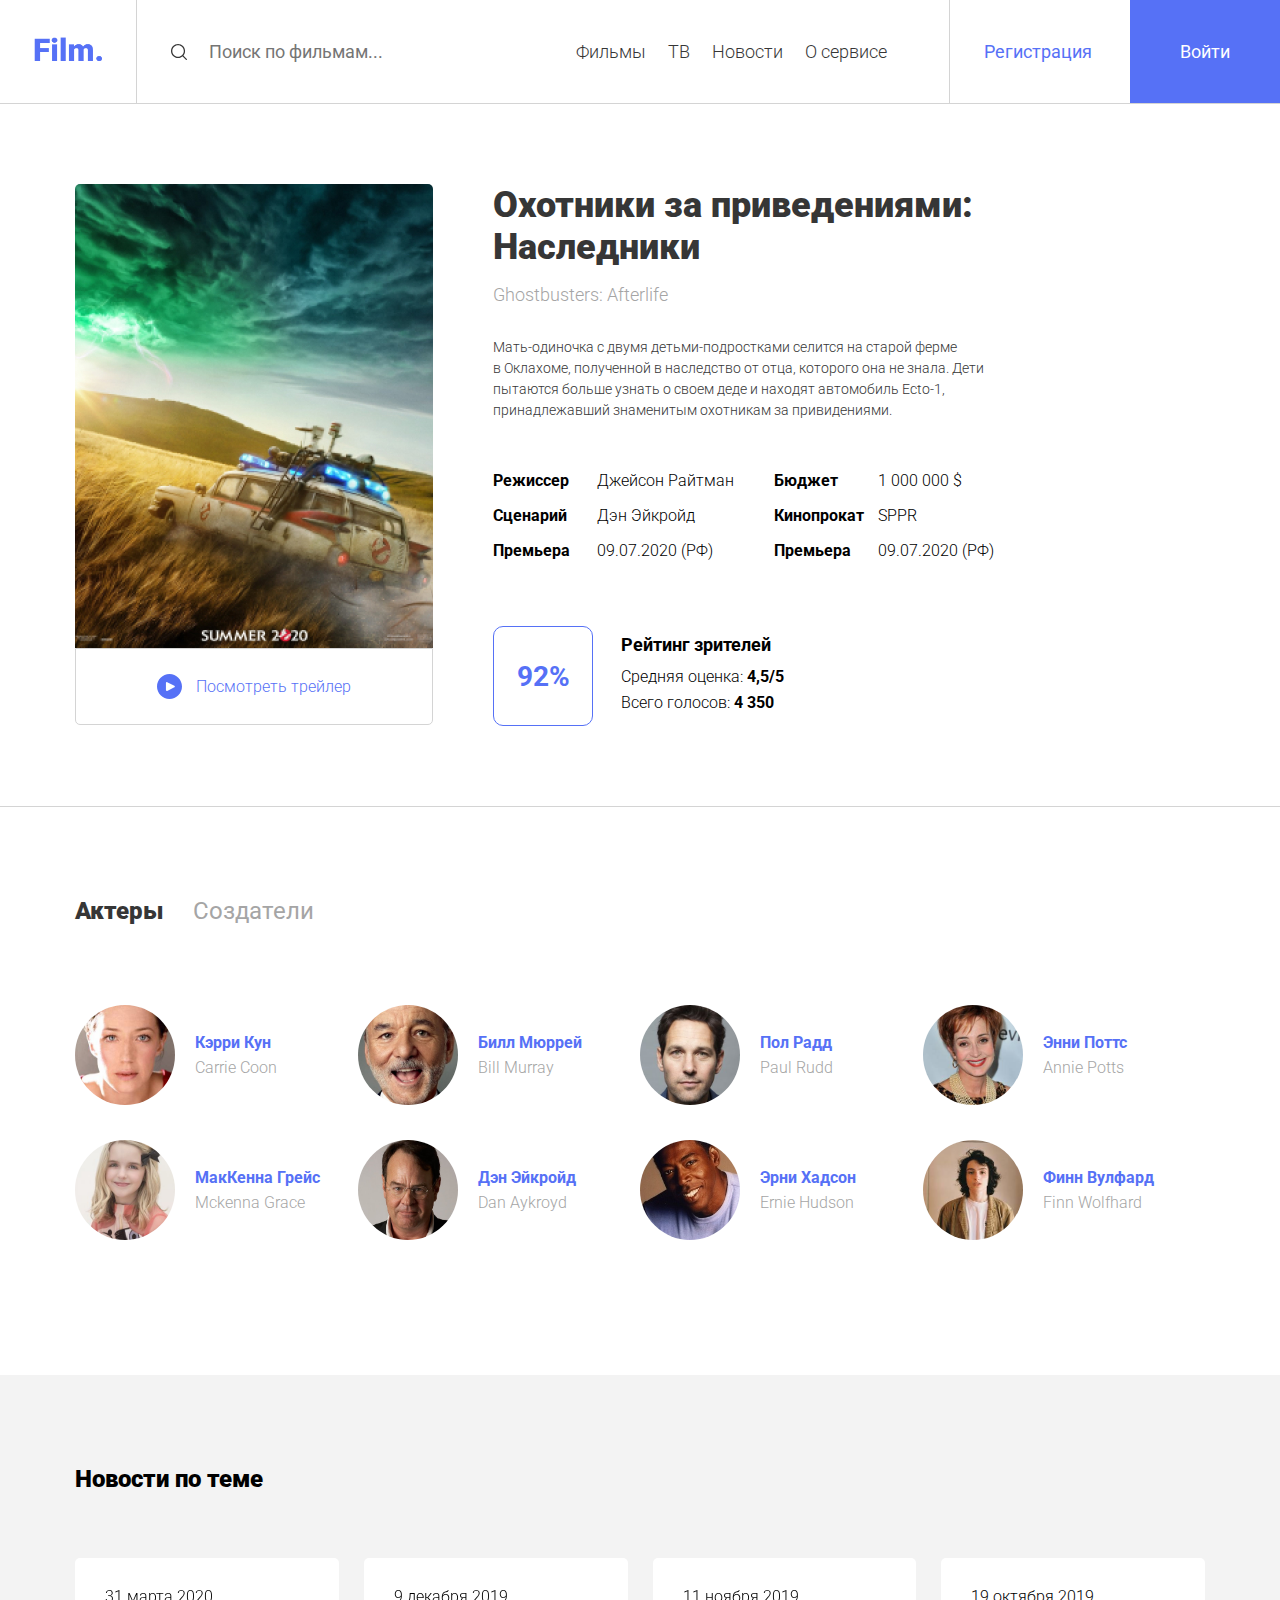
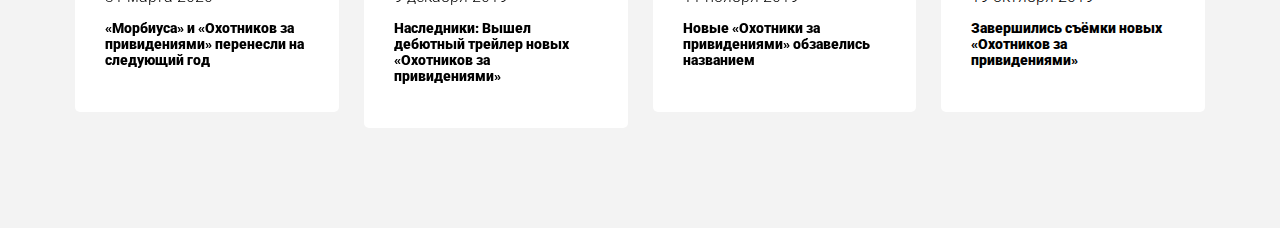
<file: ghostbusters/index.html>
<!DOCTYPE html>
<html lang="ru">

<head>
  <meta charset="UTF-8" />
  <meta name="viewport" content="width=device-width, initial-scale=1.0" />
  <title>Охотники за приведениями: Наследники</title>
  <link href="https://fonts.googleapis.com/css2?family=Roboto:wght@300;700;900&display=swap" rel="stylesheet" />
  <link rel="stylesheet" href="css/normalize.css" />
  <link rel="stylesheet" href="css/jquery.fancybox.min.css">
  <link rel="stylesheet" href="css/swiper.min.css">
  <link rel="stylesheet" href="css/style.css" />
</head>

<body>
  <header class="header">
    <a href="./index.html" class="header-logo"><img width="68" src="img/logo.png" alt="Logo: film" class="logo" /></a>
    <div class="line"></div>
    <div class="m-menu">
      <input type="search" class="search-input" placeholder="Поиск по фильмам..." />
      <nav class="navigation">
        <a href="#" class="navigation-link">Фильмы</a>
        <a href="#" class="navigation-link">ТВ</a>
        <a href="#" class="navigation-link">Новости</a>
        <a href="#" class="navigation-link">О сервисе</a>
      </nav>
      <div class="button-group">
        <button class="button sign-up">Регистрация</button>
        <button class="button login">Войти</button>
      </div>
    </div>
    <div class="mobile-buttons">
      <button class="search-button">
        <img src="img/search-icon.svg" alt="search">
      </button>
      <button class="m-menu-button" id="nav-icon1">
        <span class="menu-line"></span>
        <span class="menu-line"></span>
        <span class="menu-line"></span>
      </button>
    </div>
  </header>
  <section class="film">
    <div class="container">
      <div class="film-wrapper">
        <div class="film-trailer">
          <img src="img/poster.jpg" alt="Poster" class="poster" />
          <a data-fancybox href="https://www.youtube.com/watch?v=o705uydkgew" class="trailer-button">
            <img src="img/play.svg" alt="play" class="trailer-button-icon" />
            <span class="trailer-button-text">Посмотреть трейлер</span>
          </a>
        </div>
        <!-- /.film-trailer -->
        <div class="film-text">
          <h1 class="film-title">
            Охотники за приведениями: <br />
            Наследники
          </h1>
          <span class="film-subtitle">Ghostbusters: Afterlife</span>
          <p class="film-description">
            Мать-одиночка с двумя детьми-подростками селится на старой ферме
            в&nbsp;Оклахоме, полученной в наследство от отца, которого она не
            знала. Дети пытаются больше узнать о своем деде и находят
            автомобиль Ecto-1, принадлежавший знаменитым охотникам за
            привидениями.
          </p>
          <div class="about-film">
            <div class="left-side">
              <span class="about-text">
                <strong class="about-text-bold">Режиссер</strong>
                <span class="about-text-regular">Джейсон Райтман</span>
              </span>
              <span class="about-text">
                <strong class="about-text-bold">Сценарий</strong>
                <span class="about-text-regular">Дэн Эйкройд</span>
              </span>
              <span class="about-text">
                <strong class="about-text-bold">Премьера</strong>
                <span class="about-text-regular">09.07.2020 (РФ)</span>
              </span>
            </div>
            <div class="right-side">
              <span class="about-text">
                <strong class="about-text-bold">Бюджет</strong>
                <span class="about-text-regular">1 000 000 $</span>
              </span>
              <span class="about-text">
                <strong class="about-text-bold">Кинопрокат</strong>
                <span class="about-text-regular">SPPR</span>
              </span>
              <span class="about-text">
                <strong class="about-text-bold">Премьера</strong>
                <span class="about-text-regular">09.07.2020 (РФ)</span>
              </span>
            </div>
          </div>
          <!-- /.about-film -->
          <div class="rating">
            <div class="rating-counter">92%</div>
            <div class="rating-description">
              <h3 class="rating-title">Рейтинг зрителей</h3>
              <span class="rating-text">Средняя оценка:
                <strong class="rating-text-bold">4,5/5</strong></span>
              <span class="rating-text">Всего голосов:
                <strong class="rating-text-bold">4 350</strong></span>
            </div>
          </div>
          <!-- /rating -->
        </div>
        <!-- /.film-description -->
      </div>
      <!-- /.hero-wrapper -->
    </div>
    <!-- /.container -->
  </section>

  <section class="cast">
    <div class="container">
      <div class="tabs">
        <h2 class="tab section-title active" data-target="#actors">Актеры</h2>
        <h2 class="tab section-title" data-target="#creators">Создатели</h2>
      </div>
      <div class="tabs-content visible" id="actors">
        <div class="card">
          <img src="img/actors/1.png" alt="Кэрри Кун" class="card-image" />
          <div class="card-text">
            <h3 class="name">Кэрри Кун</h3>
            <span class="en-name">Carrie Coon</span>
          </div>
        </div>
        <!-- /.card -->
        <div class="card">
          <img src="img/actors/2.png" alt="Билл Мюррей" class="card-image" />
          <div class="card-text">
            <h3 class="name">Билл Мюррей</h3>
            <span class="en-name">Bill Murray</span>
          </div>
        </div>
        <!-- /.card -->
        <div class="card">
          <img src="img/actors/3.png" alt="Пол Радд" class="card-image" />
          <div class="card-text">
            <h3 class="name">Пол Радд</h3>
            <span class="en-name">Paul Rudd</span>
          </div>
        </div>
        <!-- /.card -->
        <div class="card">
          <img src="img/actors/4.png" alt="Энни Поттс" class="card-image" />
          <div class="card-text">
            <h3 class="name">Энни Поттс</h3>
            <span class="en-name">Annie Potts</span>
          </div>
        </div>
        <!-- /.card -->
        <div class="card">
          <img src="img/actors/5.png" alt="МакКенна Грейс" class="card-image" />
          <div class="card-text">
            <h3 class="name">МакКенна Грейс</h3>
            <span class="en-name">Mckenna Grace</span>
          </div>
        </div>
        <!-- /.card -->
        <div class="card">
          <img src="img/actors/6.png" alt="Дэн Эйкройд" class="card-image" />
          <div class="card-text">
            <h3 class="name">Дэн Эйкройд</h3>
            <span class="en-name">Dan Aykroyd</span>
          </div>
        </div>
        <!-- /.card -->
        <div class="card">
          <img src="img/actors/7.png" alt="Эрни Хадсон" class="card-image" />
          <div class="card-text">
            <h3 class="name">Эрни Хадсон</h3>
            <span class="en-name">Ernie Hudson</span>
          </div>
        </div>
        <!-- /.card -->
        <div class="card">
          <img src="img/actors/8.png" alt="Финн Вулфард" class="card-image" />
          <div class="card-text">
            <h3 class="name">Финн Вулфард</h3>
            <span class="en-name">Finn Wolfhard</span>
          </div>
        </div>
        <!-- /.card -->
      </div>
      <!-- /.tabs-content -->
      <div class="tabs-content" id="creators">
        <div class="card">
          <img src="img/actors/9.png" alt="Джейсон Райтман" class="card-image" />
          <div class="card-text">
            <h3 class="name">Джейсон Райтман</h3>
            <span class="en-name">Jason Reitman</span>
          </div>
        </div>
        <!-- /.card -->
        <div class="card">
          <img src="img/actors/6.png" alt="Дэн Эйкройд" class="card-image" />
          <div class="card-text">
            <h3 class="name">Дэн Эйкройд</h3>
            <span class="en-name">Dan Aykroyd</span>
          </div>
        </div>
        <!-- /.card -->
      </div>
      <!-- /.tabs-content -->
    </div>
  </section>

  <section class="news">
    <div class="container">
      <h2 class="section-title section-news-title">Новости по теме</h2>
      <!-- Slider main container -->
      <div class="swiper-container">
        <!-- Additional required wrapper -->
        <div class="swiper-wrapper">
          <!-- Slides -->
          <div class="swiper-slide">
            <div class="news-card">
              <span class="new-date">31 марта 2020</span>
              <h3 class="news-title">
                «Морбиуса» и «Охотников за привидениями» перенесли на
                следующий год
              </h3>
            </div>
            <!-- /.news-card -->
          </div>
          <!-- /.swiper-slide -->
          <div class="swiper-slide">
            <div class="news-card">
              <span class="new-date">9 декабря 2019</span>
              <h3 class="news-title">
                Наследники: Вышел дебютный трейлер новых «Охотников за
                привидениями»
              </h3>
            </div>
            <!-- /.news-card -->
          </div>
          <!-- /.swiper-slide -->
          <div class="swiper-slide">
            <div class="news-card">
              <span class="new-date">11 ноября 2019</span>
              <h3 class="news-title">
                Новые «Охотники за привидениями» обзавелись названием
              </h3>
            </div>
            <!-- /.news-card -->
          </div>
          <!-- /.swiper-slide -->
          <div class="swiper-slide">
            <div class="news-card">
              <span class="new-date">19 октября 2019</span>
              <h3 class="news-title">
                Завершились съёмки новых «Охотников за привидениями»
              </h3>
            </div>
            <!-- /.news-card -->
          </div>
          <!-- /.swiper-slide -->
        </div>
        <!-- /.swiper-wrapper -->
        <button class="button-next">
          <img src="img/arrow.svg" alt="arrow" />
        </button>
      </div>
      <!-- /.swiper-container -->
    </div>
    <!-- /.container -->
  </section>
  <script src="js/jquery-3.6.0.min.js"></script>
  <script src="js/jquery.fancybox.min.js"></script>
  <script src="js/swiper.min.js"></script>
  <script src="js/main.js"></script>
</body>

</html>
</file>
<file: ghostbusters/css/style.css>
*,
*:after,
*:before {
  box-sizing: border-box;
}

/* в хроме убирает обводку у кнопок и поля ввода */
button:active,
button:focus,
input:active,
input:focus {
  outline: none;
}

body {
  font-family: "Roboto", sans-serif;
  font-weight: 300;
}

.no-scroll {
  overflow: hidden;
  /*без прокрутки элемента*/
}

.header {
  display: flex;
  /*выравнивание по центру по вертикали*/
  align-items: center;
  height: 104px;
  padding-left: 34px;
  border-bottom: 1px solid #d4d4d4;
}

.m-menu {
  height: 100%;
  align-items: center;
  display: flex;
  flex-grow: 1;
}

.line {
  height: 100%;
  width: 1px;
  background-color: #d4d4d4;
  margin-left: 34px;
}

.search-input {
  background-image: url(../img/search-icon.svg);
  background-repeat: no-repeat;
  background-position: center left;
  padding-left: 38px;
  border: none;
  font-style: normal;
  font-weight: normal;
  font-size: 18px;
  line-height: 21px;
  color: #a5a5a5;
  margin-left: 34px;
}

.navigation {
  margin-right: 44px;
  margin-left: auto;
}

.navigation-link {
  /* как это работает? */
  position: relative;
  /* убирает подчеркивание */
  text-decoration: none;
  font-size: 18px;
  line-height: 21px;
  color: #363636;
  margin-right: 18px;
}

/* появление полосочки из середины */
.navigation-link:after {
  content: "";
  position: absolute;
  bottom: 0;
  left: 0;
  width: 100%;
  height: 1px;
  background-color: #000;
  transform: scaleX(0);
  transition: transform 0.2s;
}

.navigation-link:hover:after {
  transform: scaleX(1);
}

/* появление полосочки с левой стороны */
/* 
.navigation-link:after {
  content: "";
  position: absolute;
  bottom: 0;
  left: 0;
  width: 0%;
  height: 1px;
  background-color: #000;
  transform: scaleX(0);
  transition: width 0.2s;
}

.navigation-link:hover:after {
  transform: width 100%;
}
*/

.button-group {
  height: 100%;
}

.button {
  height: 100%;
  cursor: pointer;
}

.sign-up {
  color: #5671f6;
  font-size: 18px;
  line-height: 21px;
  border: none;
  background-color: #fff;
  padding-left: 34px;
  padding-right: 34px;
  border-left: 1px solid #d4d4d4;
}

.login {
  color: #fff;
  font-size: 18px;
  line-height: 21px;
  background-color: #5671f6;
  border: none;
  padding-left: 50px;
  padding-right: 50px;
}

.mobile-buttons {
  display: none;
}

.m-menu-button,
.search-button {
  padding: 5px;
  background-color: #ffffff;
  border: none;
  cursor: pointer;
}

.container {
  max-width: 1130px;
  margin: auto;
}

.film {
  padding-top: 80px;
  padding-bottom: 80px;
  border-bottom: 1px solid #d4d4d4;
}

.film-wrapper {
  display: flex;
}

.film-trailer {
  display: flex;
  flex-direction: column;
  margin-right: 60px;
}

.poster {
  border-top-right-radius: 5px;
  border-top-left-radius: 5px;
  width: 358px;
}

.trailer-button {
  /* способ выравнивания текста и иконки внутри кнопки */
  display: flex;
  align-items: center;
  justify-content: center;
  background-color: #fff;
  border: 1px solid #d4d4d4;
  border-radius: 0px 0px 5px 5px;
  padding-top: 25px;
  padding-bottom: 25px;
  cursor: pointer;
  text-decoration: none;
}

/* выравнивание относительно друг друга иконки и текста внутри кнопки */
.trailer-button-text,
.trailer-button-icon {
  vertical-align: middle;
}

.trailer-button-icon {
  margin-right: 14px;
}

.trailer-button-text {
  font-size: 16px;
  line-height: 19px;
  color: #5671f6;
}

.film-title {
  font-style: normal;
  font-weight: 900;
  font-size: 36px;
  line-height: 42px;
  color: #363636;
  margin-top: 0;
  margin-bottom: 16px;
}

.film-subtitle {
  display: block;
  /* данный отступ не появится у строчного элемента, надо сделать его блочным (см. выше) */
  margin-bottom: 32px;
  color: #a5a5a5;
  font-size: 18px;
  line-height: 21px;
}

.film-description {
  font-size: 14px;
  line-height: 150%;
  max-width: 514px;
  color: #363636;
  margin-bottom: 50px;
}

.about-film {
  /* это выровняло по ширине */
  display: flex;
  margin-bottom: 50px;
}

.about-text {
  /* это выровняло в столбик */
  display: block;
  font-size: 16px;
  line-height: 19px;
  margin-bottom: 16px;
}

.about-text-bold {
  /* строчно-блочный элемент */
  display: inline-block;
  width: 100px;
  /* на случай переполняемости */
  vertical-align: top;
  font-weight: bold;
}

.left-side {
  margin-right: 40px;
}

.rating {
  display: flex;
  align-items: center;
}

.rating-counter {
  width: 100px;
  height: 100px;
  display: flex;
  /* по вертикали */
  align-items: center;
  /* по горизонтали */
  justify-content: center;
  border: 1px solid #5671f6;
  border-radius: 10px;
  margin-right: 28px;
  font-style: normal;
  font-weight: bold;
  font-size: 28px;
  line-height: 33px;
  color: #5671f6;
}

.rating-title {
  font-weight: bold;
  font-size: 18px;
  line-height: 21px;
  margin-top: 0;
  margin-bottom: 12px;
}

.rating-text {
  display: block;
  margin-bottom: 7px;
  font-size: 16px;
  line-height: 19px;
}

.rating-text-bold {
  font-weight: bold;
}

.cast {
  padding-top: 70px;
  padding-bottom: 100px;
}

.tabs {
  display: flex;
  align-items: flex;
  margin-bottom: 60px;
}

.tab {
  cursor: pointer;
}

.section-title {
  font-weight: normal;
  font-size: 24px;
  line-height: 28px;
  color: #a5a5a5;
  margin-right: 30px;
}

.section-title.active {
  color: #363636;
  font-weight: 900;
}

.tabs-content {
  display: none;
  /*поле по размеру контента для Создателей*/
  align-items: center;
  /* возможность переноса элементов на следующую строку */
  flex-wrap: wrap;
  visibility: hidden;
}

.tabs-content.visible {
  visibility: visible;
  display: flex;
  /*поле по размеру контента для Создателей*/
}

.card {
  display: flex;
  align-items: center;
  /* 4 карточки в строке */
  flex-basis: 25%;
  margin-bottom: 35px;
}

.card-image {
  width: 100px;
  height: 100px;
  /* так не потеряются пропорции */
  object-fit: cover;
  border-radius: 50%;
  margin-right: 20px;
}

.name {
  margin-bottom: 6px;
  margin-top: 0;
  color: #5671f6;
  font-size: 16px;
  line-height: 19px;
}

.en-name {
  color: #a5a5a5;
  font-size: 16px;
  line-height: 19px;
}

.news {
  background-color: #f3f3f3;
  padding-top: 70px;
  padding-bottom: 100px;
}

.section-news-title {
  font-weight: 900;
  color: #000000;
  margin-bottom: 65px;
}

.news-cards {
  display: flex;
  flex-wrap: wrap;
  /* перенос на след строчку */
  justify-content: space-between;
}

.news-card {
  /* не 25%, а 20%, чтобы было расстояние между карточками */
  flex-basis: 23%;
  background-color: #fff;
  padding: 30px;
  border-radius: 5px;
}

.news-date {
  font-size: 14px;
  line-height: 16px;
}

.news-title {
  font-weight: 900;
  font-size: 14px;
  line-height: 16px;
  color: #000000;
  margin-top: 14px;
}

.button-next {
  display: none;
  background-color: transparent;
  border: none;
  position: absolute;
  right: 0;
  top: 50%;
  transform: translateY(-50%);
  z-index: 99;
  cursor: pointer;
}

/* адаптив, если экран меньше 1200px */
@media (max-width: 1200px) {
  .container {
    max-width: 960px;
  }

  .card-image {
    width: 70px;
    height: 70px;
  }

  .header {
    height: 90px;
    padding-left: 20px;
  }

  .sign-up {
    padding-left: 20px;
    padding-right: 20px;
  }

  .navigation {
    margin-right: 20px;
  }

  .search-input {
    margin-left: 20px;
  }

  .navigation-link {
    margin-right: 10px;
    font-size: 16px;
  }

  .line {
    margin-left: 20px;
  }
}

@media (max-width: 991px) {
  .container {
    max-width: 760px;
  }

  .navigation {
    display: none;
  }

  .search-input {
    margin-right: auto;
    /*прибивает к левому краю */
  }

  .film-title {
    font-size: 24px;
    line-height: 1.4;
  }

  .film-subtitle {
    margin-bottom: 20px;
  }

  .film-description,
  .about-film {
    margin-bottom: 30px;
  }

  .about-text-bold {
    display: block;
    margin-bottom: 10px;
  }

  .card-image {
    width: 100px;
    height: 100px;
  }

  .card {
    flex-basis: 50%;
  }

  .news-card {
    flex-basis: 48%;
    margin-bottom: 20px;
  }
}

@media (max-width: 768px) {
  .container {
    max-width: 560px;
  }

  .header {
    height: 80px;
  }

  .m-menu {
    display: none;
    flex-direction: column;
    align-items: center;
    justify-content: space-around;
    position: fixed;
    left: 0;
    top: 68px;
    right: 0;
    bottom: 0;
    height: calc(100% - 68px);
    /*отступ снизу для кнопок Регистрация и Войти*/
    background: #5671f6;
  }

  .m-menu.active {
    display: flex;
  }

  .button-group {
    height: auto;
    display: flex;
    flex-direction: column;
  }

  .search-input {
    width: 260px;
    height: 50px;
    border-radius: 5px;
    border: none;
    background-image: none;
    margin: 0;
  }

  .navigation {
    display: flex;
    flex-direction: column;
    justify-content: center;
    align-items: center;
    margin: 0;
  }

  .navigation-link {
    color: #ffffff;
    margin-right: 0;
    margin-bottom: 18px;
  }

  .navigation-link:last-child {
    margin-bottom: 0;
  }

  .sign-up {
    background-color: transparent;
    color: #ffffff;
    border: none;
    margin-bottom: 30px;
  }

  .film {
    padding-top: 50px;
    padding-bottom: 60px;
  }

  .film-wrapper {
    flex-wrap: wrap;
  }

  .film-text {
    order: -1;
    margin-bottom: 30px;
  }

  .cast {
    padding-top: 50px;
    padding-bottom: 70px;
  }

  .news {
    padding-top: 50px;
    padding-bottom: 70px;
  }

  .news-card {
    max-width: 90%;
  }

  .button-next {
    display: block;
  }

  .mobile-buttons {
    display: block;
    margin-left: auto;
  }

  .line {
    display: none;
  }

  .header {
    padding-left: 2.5%;
    padding-right: 2.5%;
  }

  /* Icon 1 */

  #nav-icon1 {
    width: 16px;
    position: relative;
    -webkit-transform: rotate(0deg);
    -moz-transform: rotate(0deg);
    -o-transform: rotate(0deg);
    transform: rotate(0deg);
    -webkit-transition: 0.5s ease-in-out;
    -moz-transition: 0.5s ease-in-out;
    -o-transition: 0.5s ease-in-out;
    transition: 0.5s ease-in-out;
    cursor: pointer;
  }

  #nav-icon1 span {
    display: block;
    position: absolute;
    height: 2px;
    width: 100%;
    background: #363636;
    border-radius: 40px;
    opacity: 1;
    left: 0;
    -webkit-transform: rotate(0deg);
    -moz-transform: rotate(0deg);
    -o-transform: rotate(0deg);
    transform: rotate(0deg);
    -webkit-transition: 0.25s ease-in-out;
    -moz-transition: 0.25s ease-in-out;
    -o-transition: 0.25s ease-in-out;
    transition: 0.25s ease-in-out;
  }

  #nav-icon1 span:nth-child(1) {
    top: -10px;
  }

  #nav-icon1 span:nth-child(2) {
    top: -4px;
  }

  #nav-icon1 span:nth-child(3) {
    top: 2px;
  }

  #nav-icon1.open span:nth-child(1) {
    top: -4px;
    -webkit-transform: rotate(135deg) scaleX(1.2);
    -moz-transform: rotate(135deg) scaleX(1.2);
    -o-transform: rotate(135deg) scaleX(1.2);
    transform: rotate(135deg) scaleX(1.2);
  }

  #nav-icon1.open span:nth-child(2) {
    opacity: 0;
    left: -10px;
  }

  #nav-icon1.open span:nth-child(3) {
    top: -4px;
    -webkit-transform: rotate(-135deg) scaleX(1.2);
    -moz-transform: rotate(-135deg) scaleX(1.2);
    -o-transform: rotate(-135deg) scaleX(1.2);
    transform: rotate(-135deg) scaleX(1.2);
  }
}

@media (max-width: 576px) {
  .container {
    width: 95%;
  }

  .film-title {
    font-size: 20px;
    line-height: 23px;
    margin-bottom: 12px;
  }

  .film-subtitle {
    font-size: 14px;
    line-height: 16px;
    margin-bottom: 26px;
  }

  .film-description {
    font-size: 14px;
    line-height: 150%;
    margin-bottom: 40px;
  }

  .about-film {
    flex-wrap: wrap;
    flex-direction: column;
    margin-bottom: 40px;
  }

  .about-text-bold {
    display: inline-block;
  }

  .film-trailer,
  .poster {
    width: 100%;
  }

  .film-trailer {
    margin-right: 0;
    margin-bottom: 30px;
  }

  .film-text {
    order: 1;
    margin-bottom: 0;
  }

  .card {
    flex-basis: 100%;
    margin-bottom: 20px;
  }

  .card-image {
    width: 60px;
    height: 60px;
  }

  .tabs {
    margin-bottom: 35px;
  }

  .cast {
    padding-bottom: 50px;
  }

  .news-card {
    flex-basis: 100%;
  }
}
</file>
